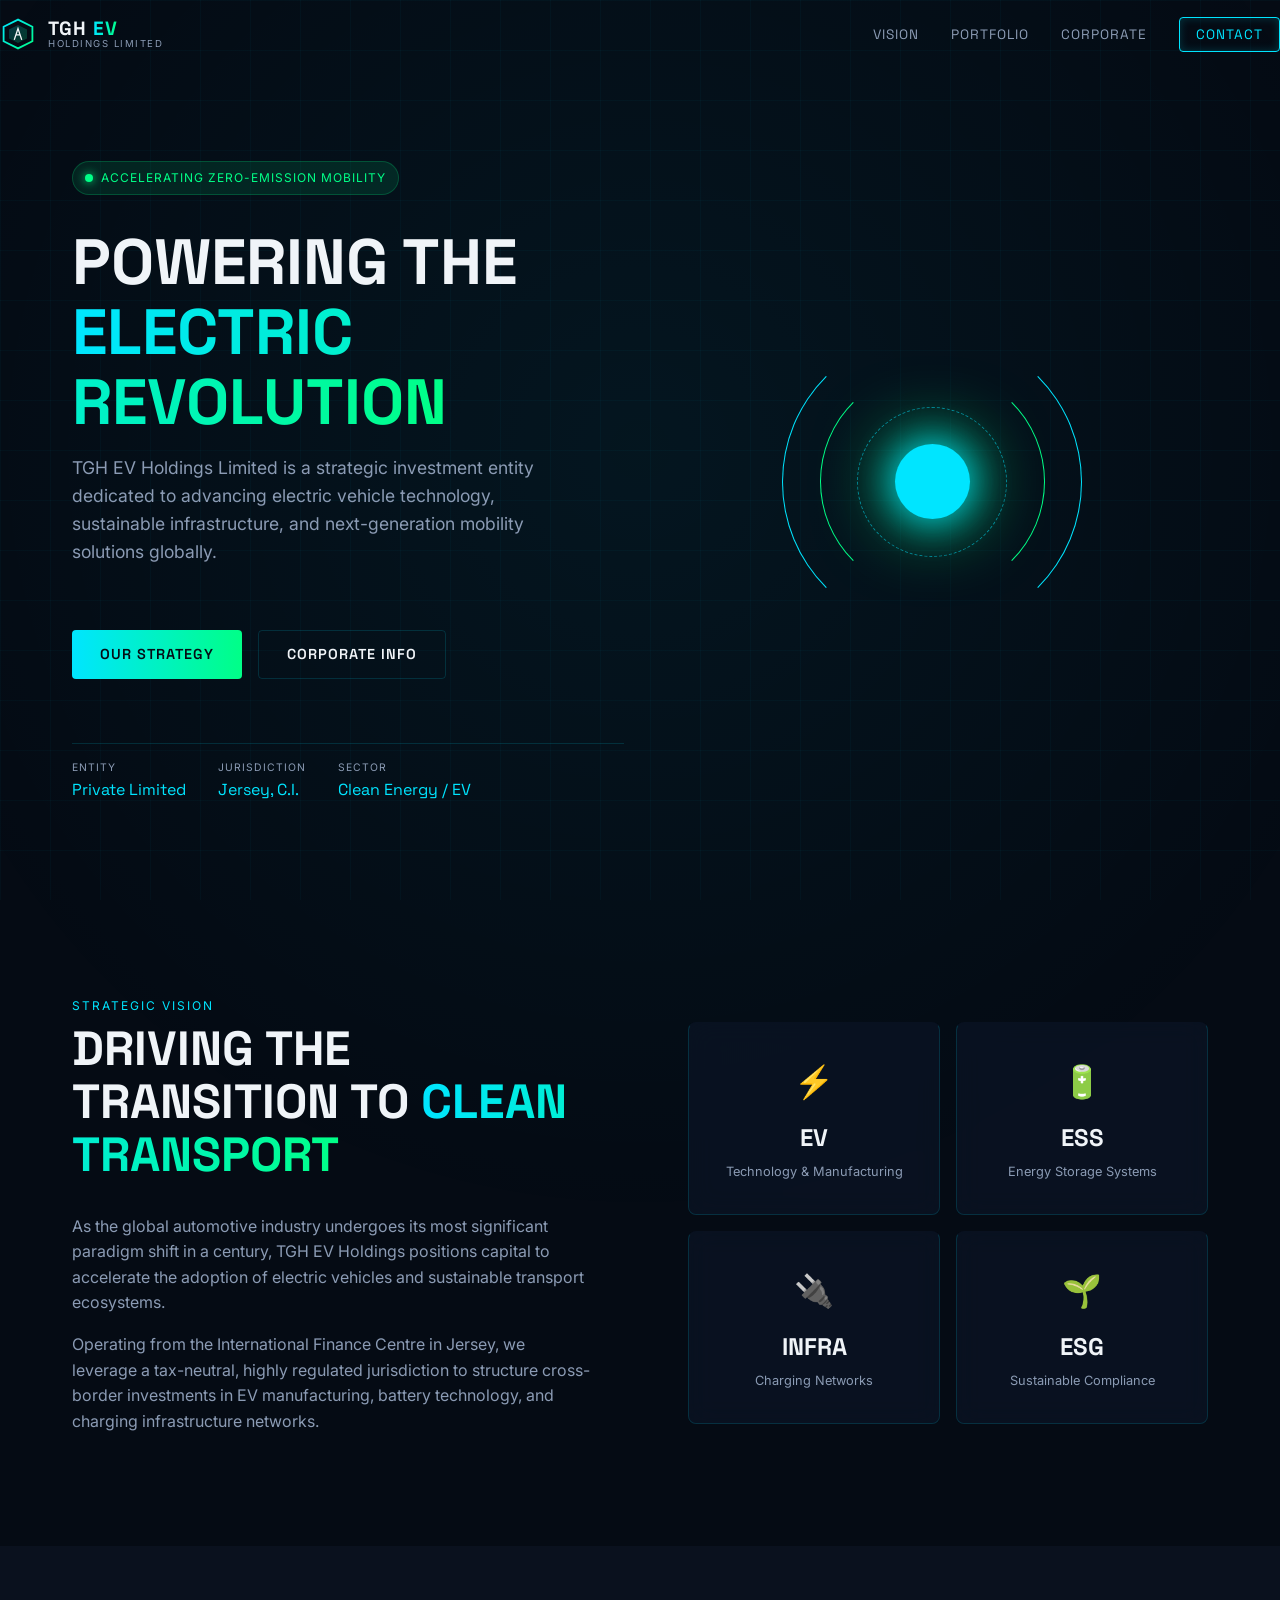
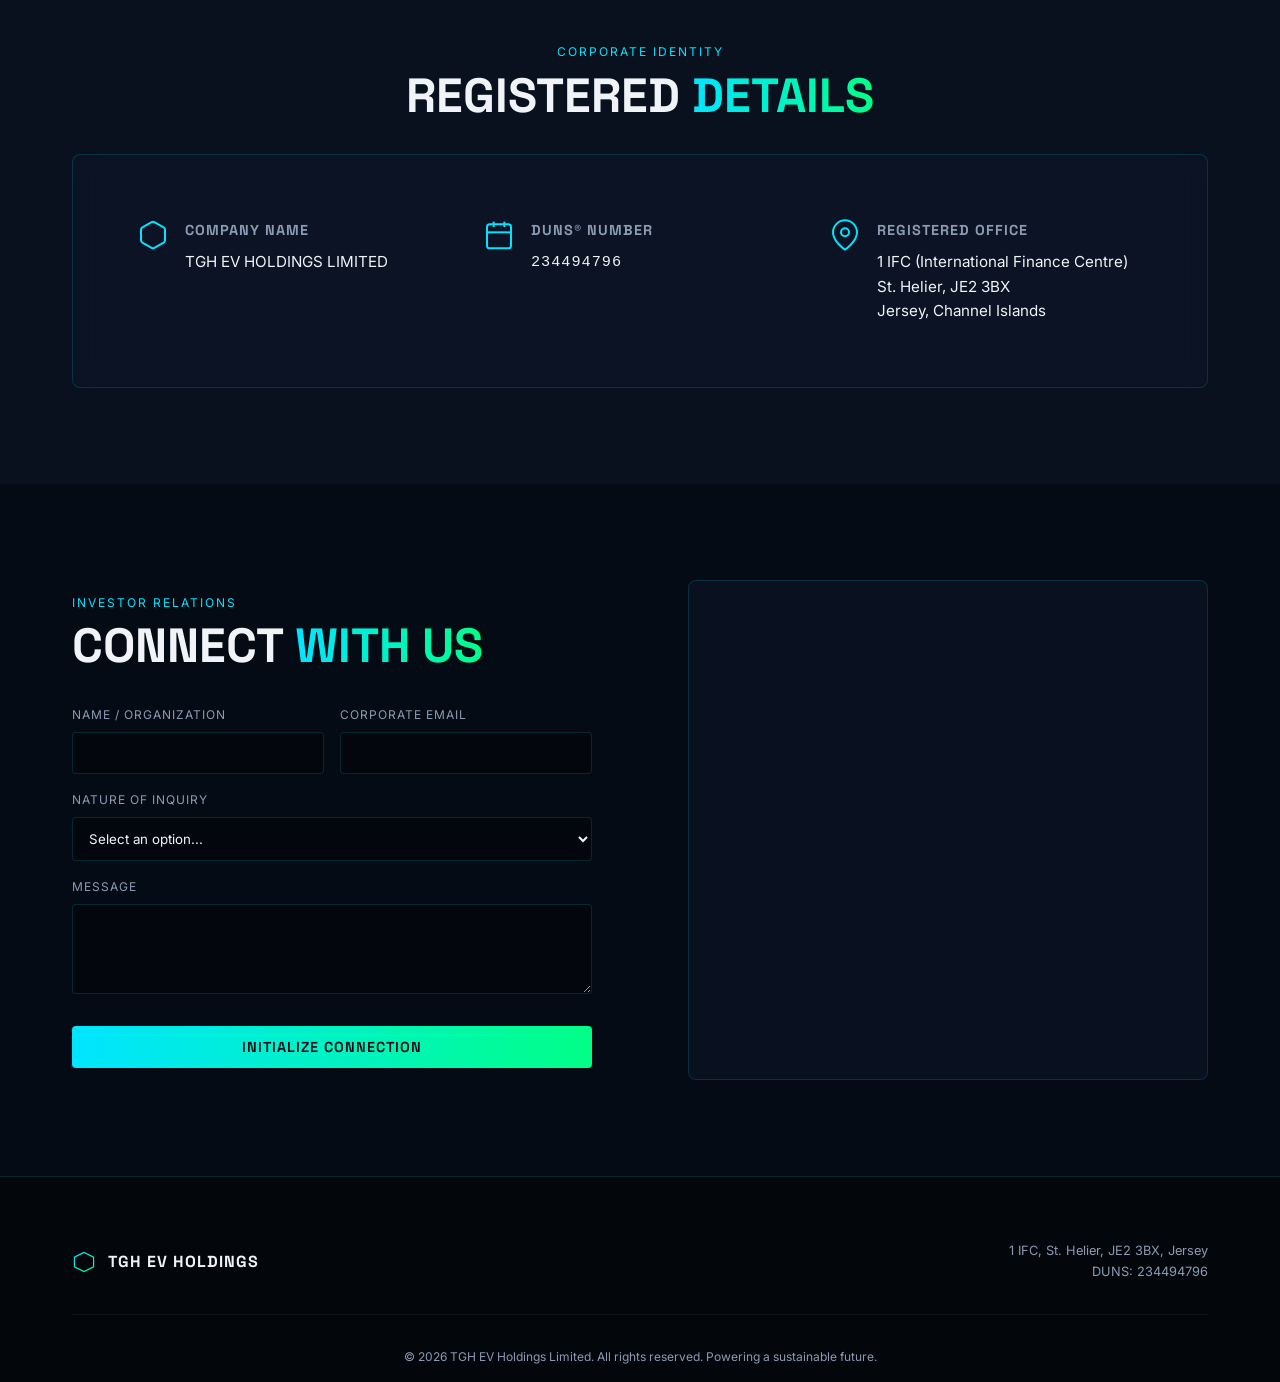
<file: index.html>
<!DOCTYPE html>
<html lang="en">
<head>
    <meta charset="UTF-8">
    <meta name="viewport" content="width=device-width, initial-scale=1.0">
    <title>TGH EV Holdings Limited | Sustainable Mobility</title>
    <meta name="description" content="TGH EV Holdings Limited - Investing in the future of electric mobility and sustainable infrastructure. Registered at 1 IFC, St. Helier, Jersey. DUNS 234494796.">
    <meta name="keywords" content="TGH EV Holdings, Electric Vehicles, Sustainable Investment, Jersey, 1 IFC, Clean Energy, DUNS 234494796">
    <meta name="author" content="TGH EV Holdings Limited">
    <link rel="preconnect" href="https://fonts.googleapis.com">
    <link rel="preconnect" href="https://fonts.gstatic.com" crossorigin>
    <link href="https://fonts.googleapis.com/css2?family=Space+Grotesk:wght@300;400;500;600;700&family=Inter:wght@300;400;500;600&display=swap" rel="stylesheet">
    <link rel="stylesheet" href="styles.css">
</head>
<body>
    <div class="glow-bg"></div>
    <div id="grid-container"></div>

    <!-- Navigation -->
    <nav class="navbar" id="navbar">
        <div class="nav-container">
            <a href="#hero" class="nav-brand">
                <div class="brand-logo">
                    <svg viewBox="0 0 40 40" fill="none" xmlns="http://www.w3.org/2000/svg">
                        <path d="M20 4L4 12V28L20 36L36 28V12L20 4Z" stroke="url(#paint0_linear)" stroke-width="2"/>
                        <path d="M20 10L10 15V25L20 30L30 25V15L20 10Z" fill="url(#paint1_linear)" opacity="0.2"/>
                        <path d="M16 26L20 14L24 26M18 21H22" stroke="currentColor" stroke-width="1.5" stroke-linecap="round"/>
                        <defs>
                            <linearGradient id="paint0_linear" x1="4" y1="4" x2="36" y2="36" gradientUnits="userSpaceOnUse">
                                <stop stop-color="#00E5FF"/>
                                <stop offset="1" stop-color="#00FF87"/>
                            </linearGradient>
                            <linearGradient id="paint1_linear" x1="10" y1="10" x2="30" y2="30" gradientUnits="userSpaceOnUse">
                                <stop stop-color="#00E5FF"/>
                                <stop offset="1" stop-color="#00FF87"/>
                            </linearGradient>
                        </defs>
                    </svg>
                </div>
                <div class="brand-text">
                    <span class="brand-name">TGH <span class="text-gradient">EV</span></span>
                    <span class="brand-suffix">HOLDINGS LIMITED</span>
                </div>
            </a>
            <ul class="nav-links">
                <li><a href="#vision" class="nav-link">Vision</a></li>
                <li><a href="#portfolio" class="nav-link">Portfolio</a></li>
                <li><a href="#corporate" class="nav-link">Corporate</a></li>
                <li><a href="#contact" class="nav-link btn-glow">Contact</a></li>
            </ul>
            <button class="mobile-toggle" id="mobile-toggle" aria-label="Toggle navigation">
                <span></span>
                <span></span>
                <span></span>
            </button>
        </div>
    </nav>

    <!-- Mobile Menu -->
    <div class="mobile-menu" id="mobile-menu">
        <ul class="mobile-nav">
            <li><a href="#vision" class="mobile-link">Vision</a></li>
            <li><a href="#portfolio" class="mobile-link">Portfolio</a></li>
            <li><a href="#corporate" class="mobile-link">Corporate</a></li>
            <li><a href="#contact" class="mobile-link text-gradient">Contact</a></li>
        </ul>
    </div>

    <!-- Hero Section -->
    <section class="hero" id="hero">
        <div class="container hero-container">
            <div class="hero-content">
                <div class="hero-chip animate-fade-in">
                    <span class="pulse-dot"></span> Accelerating Zero-Emission Mobility
                </div>
                <h1 class="hero-title animate-fade-in delay-1">
                    POWERING THE<br>
                    <span class="text-gradient">ELECTRIC REVOLUTION</span>
                </h1>
                <p class="hero-subtitle animate-fade-in delay-2">
                    TGH EV Holdings Limited is a strategic investment entity dedicated to advancing electric vehicle technology, sustainable infrastructure, and next-generation mobility solutions globally.
                </p>
                <div class="hero-actions animate-fade-in delay-3">
                    <a href="#vision" class="btn btn-primary">Our Strategy</a>
                    <a href="#corporate" class="btn btn-outline">Corporate Info</a>
                </div>
                
                <div class="hero-data animate-fade-in delay-4">
                    <div class="data-point">
                        <span class="d-label">Entity</span>
                        <span class="d-value">Private Limited</span>
                    </div>
                    <div class="data-point">
                        <span class="d-label">Jurisdiction</span>
                        <span class="d-value">Jersey, C.I.</span>
                    </div>
                    <div class="data-point">
                        <span class="d-label">Sector</span>
                        <span class="d-value">Clean Energy / EV</span>
                    </div>
                </div>
            </div>
            <div class="hero-visual animate-fade-in delay-2">
                <!-- Abstract 3D EV / Battery Graphic Representation -->
                <div class="energy-core">
                    <div class="core-ring r1"></div>
                    <div class="core-ring r2"></div>
                    <div class="core-ring r3"></div>
                    <div class="core-center"></div>
                </div>
            </div>
        </div>
    </section>

    <!-- Vision Section -->
    <section class="section" id="vision">
        <div class="container">
            <div class="section-grid">
                <div class="section-text animate-on-scroll">
                    <span class="section-kicker">Strategic Vision</span>
                    <h2 class="section-heading">DRIVING THE TRANSITION TO <span class="text-gradient">CLEAN TRANSPORT</span></h2>
                    <p>As the global automotive industry undergoes its most significant paradigm shift in a century, TGH EV Holdings positions capital to accelerate the adoption of electric vehicles and sustainable transport ecosystems.</p>
                    <p>Operating from the International Finance Centre in Jersey, we leverage a tax-neutral, highly regulated jurisdiction to structure cross-border investments in EV manufacturing, battery technology, and charging infrastructure networks.</p>
                </div>
                <div class="stats-grid animate-on-scroll delay-1">
                    <div class="stat-card glass-panel">
                        <div class="stat-icon">⚡</div>
                        <div class="stat-number">EV</div>
                        <div class="stat-desc">Technology & Manufacturing</div>
                    </div>
                    <div class="stat-card glass-panel">
                        <div class="stat-icon">🔋</div>
                        <div class="stat-number">ESS</div>
                        <div class="stat-desc">Energy Storage Systems</div>
                    </div>
                    <div class="stat-card glass-panel">
                        <div class="stat-icon">🔌</div>
                        <div class="stat-number">INFRA</div>
                        <div class="stat-desc">Charging Networks</div>
                    </div>
                    <div class="stat-card glass-panel">
                        <div class="stat-icon">🌱</div>
                        <div class="stat-number">ESG</div>
                        <div class="stat-desc">Sustainable Compliance</div>
                    </div>
                </div>
            </div>
        </div>
    </section>

    <!-- Corporate / Registry Section -->
    <section class="section bg-darker" id="corporate">
        <div class="container">
            <div class="section-header center animate-on-scroll">
                <span class="section-kicker">Corporate Identity</span>
                <h2 class="section-heading">REGISTERED <span class="text-gradient">DETAILS</span></h2>
            </div>
            
            <div class="corporate-container glass-panel animate-on-scroll">
                <div class="corp-info-grid">
                    <div class="corp-item">
                        <div class="c-icon">
                            <svg viewBox="0 0 24 24" fill="none" stroke="currentColor" stroke-width="1.5">
                                <path d="M21 16V8a2 2 0 0 0-1-1.73l-7-4a2 2 0 0 0-2 0l-7 4A2 2 0 0 0 3 8v8a2 2 0 0 0 1 1.73l7 4a2 2 0 0 0 2 0l7-4A2 2 0 0 0 21 16z"></path>
                            </svg>
                        </div>
                        <div class="c-data">
                            <h4>Company Name</h4>
                            <p>TGH EV HOLDINGS LIMITED</p>
                        </div>
                    </div>
                    
                    <div class="corp-item">
                        <div class="c-icon">
                            <svg viewBox="0 0 24 24" fill="none" stroke="currentColor" stroke-width="1.5">
                                <rect x="3" y="4" width="18" height="18" rx="2" ry="2"></rect>
                                <line x1="16" y1="2" x2="16" y2="6"></line>
                                <line x1="8" y1="2" x2="8" y2="6"></line>
                                <line x1="3" y1="10" x2="21" y2="10"></line>
                            </svg>
                        </div>
                        <div class="c-data">
                            <h4>DUNS® Number</h4>
                            <p class="text-mono">234494796</p>
                        </div>
                    </div>
                    
                    <div class="corp-item">
                        <div class="c-icon">
                            <svg viewBox="0 0 24 24" fill="none" stroke="currentColor" stroke-width="1.5">
                                <path d="M21 10c0 7-9 13-9 13s-9-6-9-13a9 9 0 0 1 18 0z"></path>
                                <circle cx="12" cy="10" r="3"></circle>
                            </svg>
                        </div>
                        <div class="c-data">
                            <h4>Registered Office</h4>
                            <p>1 IFC (International Finance Centre)<br>St. Helier, JE2 3BX<br>Jersey, Channel Islands</p>
                        </div>
                    </div>
                </div>
            </div>
        </div>
    </section>

    <!-- Contact Section -->
    <section class="section" id="contact">
        <div class="container">
            <div class="section-grid reverse">
                <div class="contact-visual animate-on-scroll">
                    <!-- Map/Location representation -->
                    <div class="map-container glass-panel">
                        <iframe
                            src="https://www.google.com/maps/embed?pb=!1m18!1m12!1m3!1d2581.3653136709867!2d-2.115!3d49.183!2m3!1f0!2f0!3f0!3m2!1i1024!2i768!4f13.1!3m3!1m2!1s0x0%3A0x0!2zNDnCsDExJzAwLjAiTiAywrAwNic1NC4wIlc!5e0!3m2!1sen!2s!4v1"
                            width="100%"
                            height="100%"
                            style="border:0;"
                            allowfullscreen=""
                            loading="lazy"
                            referrerpolicy="no-referrer-when-downgrade"
                            title="1 IFC, Jersey">
                        </iframe>
                    </div>
                </div>
                
                <div class="contact-form-container animate-on-scroll">
                    <span class="section-kicker">Investor Relations</span>
                    <h2 class="section-heading">CONNECT <span class="text-gradient">WITH US</span></h2>
                    
                    <form class="contact-form" id="ev-contact-form">
                        <div class="form-row">
                            <div class="form-group">
                                <label for="name">Name / Organization</label>
                                <input type="text" id="name" required>
                            </div>
                            <div class="form-group">
                                <label for="email">Corporate Email</label>
                                <input type="email" id="email" required>
                            </div>
                        </div>
                        <div class="form-group">
                            <label for="subject">Nature of Inquiry</label>
                            <select id="subject" required>
                                <option value="" disabled selected>Select an option...</option>
                                <option value="investment">Investment Opportunities</option>
                                <option value="media">Media / Press</option>
                                <option value="compliance">Corporate / Compliance</option>
                                <option value="other">General Inquiry</option>
                            </select>
                        </div>
                        <div class="form-group">
                            <label for="message">Message</label>
                            <textarea id="message" rows="4" required></textarea>
                        </div>
                        <button type="submit" class="btn btn-primary btn-full submit-btn">
                            Initialize Connection
                        </button>
                    </form>
                </div>
            </div>
        </div>
    </section>

    <!-- Footer -->
    <footer class="footer">
        <div class="container">
            <div class="footer-content">
                <div class="footer-left">
                    <div class="brand-logo small">
                        <svg viewBox="0 0 40 40" fill="none" xmlns="http://www.w3.org/2000/svg">
                            <path d="M20 4L4 12V28L20 36L36 28V12L20 4Z" stroke="url(#paint0_linear_f)" stroke-width="2"/>
                            <defs>
                                <linearGradient id="paint0_linear_f" x1="4" y1="4" x2="36" y2="36" gradientUnits="userSpaceOnUse">
                                    <stop stop-color="#00E5FF"/><stop offset="1" stop-color="#00FF87"/>
                                </linearGradient>
                            </defs>
                        </svg>
                    </div>
                    <span class="footer-brand-name">TGH EV HOLDINGS</span>
                </div>
                <div class="footer-right">
                    <p>1 IFC, St. Helier, JE2 3BX, Jersey</p>
                    <p>DUNS: 234494796</p>
                </div>
            </div>
            <div class="footer-bottom">
                <p>&copy; <span id="current-year"></span> TGH EV Holdings Limited. All rights reserved. Powering a sustainable future.</p>
            </div>
        </div>
    </footer>

    <script src="script.js"></script>
</body>
</html>
</file>
<file: styles.css>
/* =========================================
   TGH EV Holdings Limited - Styles
   ========================================= */

:root {
    /* Colors - Tech/EV Theme (Dark, Cyan, Neon Green) */
    --color-bg: #050b14;
    --color-bg-alt: #0a111e;
    --color-surface: rgba(13, 22, 40, 0.6);
    
    --color-text-main: #f0f4f8;
    --color-text-muted: #8b9bb4;
    
    --color-cyan: #00E5FF;
    --color-green: #00FF87;
    
    --color-border: rgba(0, 229, 255, 0.15);
    --color-border-hover: rgba(0, 255, 135, 0.4);
    
    /* Typography */
    --font-heading: 'Space Grotesk', sans-serif;
    --font-body: 'Inter', sans-serif;
    
    /* Spacing */
    --space-xs: 0.25rem;
    --space-sm: 0.5rem;
    --space-md: 1rem;
    --space-lg: 2rem;
    --space-xl: 4rem;
    --space-2xl: 6rem;
    
    --transition: 0.3s cubic-bezier(0.4, 0, 0.2, 1);
}

*, *::before, *::after {
    margin: 0;
    padding: 0;
    box-sizing: border-box;
}

html {
    scroll-behavior: smooth;
}

body {
    font-family: var(--font-body);
    color: var(--color-text-main);
    background-color: var(--color-bg);
    line-height: 1.6;
    overflow-x: hidden;
    -webkit-font-smoothing: antialiased;
}

/* Background Effects */
.glow-bg {
    position: fixed;
    top: -50%; left: -50%; width: 200%; height: 200%;
    background: radial-gradient(circle at 50% 50%, rgba(0, 229, 255, 0.05) 0%, transparent 50%);
    z-index: -2;
    pointer-events: none;
}

#grid-container {
    position: fixed;
    top: 0; left: 0; width: 100%; height: 100%;
    background-image: 
        linear-gradient(rgba(0, 229, 255, 0.03) 1px, transparent 1px),
        linear-gradient(90deg, rgba(0, 229, 255, 0.03) 1px, transparent 1px);
    background-size: 50px 50px;
    z-index: -1;
    pointer-events: none;
    perspective: 1000px;
}

.container {
    max-width: 1200px;
    margin: 0 auto;
    padding: 0 var(--space-lg);
}

/* Utilities */
.text-gradient {
    background: linear-gradient(90deg, var(--color-cyan), var(--color-green));
    -webkit-background-clip: text;
    -webkit-text-fill-color: transparent;
    background-clip: text;
}

.text-mono {
    font-family: monospace;
    letter-spacing: 1px;
}

.glass-panel {
    background: var(--color-surface);
    backdrop-filter: blur(12px);
    border: 1px solid var(--color-border);
    border-radius: 8px;
}

/* --- Navigation --- */
.navbar {
    position: fixed;
    top: 0; left: 0; right: 0;
    z-index: 100;
    padding: var(--space-md) 0;
    transition: var(--transition);
    border-bottom: 1px solid transparent;
}

.navbar.scrolled {
    background: rgba(5, 11, 20, 0.85);
    backdrop-filter: blur(10px);
    border-bottom: 1px solid var(--color-border);
    padding: var(--space-sm) 0;
}

.nav-container {
    display: flex;
    justify-content: space-between;
    align-items: center;
}

.nav-brand {
    display: flex;
    align-items: center;
    gap: 12px;
    text-decoration: none;
    color: var(--color-text-main);
}

.brand-logo { width: 36px; height: 36px; }
.brand-logo.small { width: 24px; height: 24px; }

.brand-text { display: flex; flex-direction: column; line-height: 1.1; }
.brand-name { font-family: var(--font-heading); font-size: 1.2rem; font-weight: 700; letter-spacing: 1px; }
.brand-suffix { font-size: 0.6rem; color: var(--color-text-muted); letter-spacing: 1.5px; text-transform: uppercase; }

.nav-links { display: flex; list-style: none; gap: var(--space-lg); align-items: center; }
.nav-link {
    color: var(--color-text-muted);
    text-decoration: none;
    font-size: 0.85rem;
    font-family: var(--font-heading);
    text-transform: uppercase;
    letter-spacing: 1px;
    transition: var(--transition);
}

.nav-link:hover { color: var(--color-cyan); }

.btn-glow {
    border: 1px solid var(--color-cyan);
    padding: 8px 16px;
    border-radius: 4px;
    color: var(--color-cyan);
    box-shadow: 0 0 10px rgba(0, 229, 255, 0.2) inset;
}
.btn-glow:hover {
    background: rgba(0, 229, 255, 0.1);
    box-shadow: 0 0 15px rgba(0, 229, 255, 0.4) inset;
}

.mobile-toggle {
    display: none; flex-direction: column; gap: 5px; background: none; border: none; cursor: pointer;
}
.mobile-toggle span {
    display: block; width: 24px; height: 2px; background: var(--color-text-main); transition: var(--transition);
}

/* Mobile Menu */
.mobile-menu {
    position: fixed; top: 0; left: 0; right: 0; bottom: 0;
    background: var(--color-bg);
    z-index: 99; display: flex; align-items: center; justify-content: center;
    opacity: 0; visibility: hidden; transition: var(--transition);
}
.mobile-menu.active { opacity: 1; visibility: visible; }
.mobile-nav { list-style: none; text-align: center; }
.mobile-link {
    display: block; padding: var(--space-md);
    color: var(--color-text-main); text-decoration: none;
    font-family: var(--font-heading); font-size: 1.5rem; text-transform: uppercase; letter-spacing: 2px;
}

/* --- Hero --- */
.hero {
    min-height: 100vh;
    display: flex; align-items: center;
    padding-top: var(--space-xl);
}

.hero-container {
    display: grid;
    grid-template-columns: 1fr 1fr;
    gap: var(--space-lg);
    align-items: center;
}

.hero-chip {
    display: inline-flex; align-items: center; gap: 8px;
    background: rgba(0, 255, 135, 0.1);
    border: 1px solid rgba(0, 255, 135, 0.2);
    padding: 6px 12px; border-radius: 20px;
    font-size: 0.75rem; text-transform: uppercase; letter-spacing: 1px; color: var(--color-green);
    margin-bottom: var(--space-lg);
}

.pulse-dot {
    width: 8px; height: 8px; background: var(--color-green); border-radius: 50%;
    box-shadow: 0 0 10px var(--color-green);
    animation: pulse 2s infinite;
}
@keyframes pulse { 0% { opacity: 1; } 50% { opacity: 0.4; } 100% { opacity: 1; } }

.hero-title {
    font-family: var(--font-heading);
    font-size: clamp(2.5rem, 5vw, 4.5rem);
    line-height: 1.1; margin-bottom: var(--space-md);
}

.hero-subtitle {
    font-size: 1.1rem; color: var(--color-text-muted); margin-bottom: var(--space-xl);
    max-width: 500px;
}

.hero-actions { display: flex; gap: var(--space-md); margin-bottom: var(--space-xl); flex-wrap: wrap; }

.btn {
    display: inline-flex; align-items: center; justify-content: center;
    padding: 12px 28px; font-family: var(--font-heading); font-size: 0.9rem;
    text-transform: uppercase; letter-spacing: 1px; font-weight: 600;
    text-decoration: none; cursor: pointer; transition: var(--transition);
    border-radius: 4px;
}
.btn-full { width: 100%; margin-top: var(--space-sm); }

.btn-primary {
    background: linear-gradient(90deg, var(--color-cyan), var(--color-green));
    color: var(--color-bg);
    border: none;
}
.btn-primary:hover {
    box-shadow: 0 5px 20px rgba(0, 255, 135, 0.3);
    transform: translateY(-2px);
}

.btn-outline {
    background: transparent; color: var(--color-text-main); border: 1px solid var(--color-border);
}
.btn-outline:hover {
    border-color: var(--color-cyan); color: var(--color-cyan); background: rgba(0, 229, 255, 0.05);
}

.hero-data {
    display: flex; gap: var(--space-lg); border-top: 1px solid var(--color-border); padding-top: var(--space-md);
}
.data-point { display: flex; flex-direction: column; }
.d-label { font-size: 0.65rem; color: var(--color-text-muted); text-transform: uppercase; letter-spacing: 1px; }
.d-value { font-family: var(--font-heading); font-size: 1rem; color: var(--color-cyan); }

/* EV Abstract Graphic */
.hero-visual { display: flex; justify-content: center; align-items: center; height: 100%; min-height: 400px; }
.energy-core {
    position: relative; width: 300px; height: 300px;
    display: flex; align-items: center; justify-content: center;
}
.core-ring {
    position: absolute; border-radius: 50%; border: 1px solid var(--color-cyan);
    animation: spin 20s linear infinite;
}
.r1 { width: 100%; height: 100%; border-top-color: transparent; border-bottom-color: transparent; animation-duration: 15s; }
.r2 { width: 75%; height: 75%; border-left-color: transparent; border-right-color: transparent; animation-direction: reverse; border-color: var(--color-green); border-top-color: transparent; border-bottom-color: transparent;}
.r3 { width: 50%; height: 50%; border-style: dashed; opacity: 0.5; }
.core-center {
    width: 25%; height: 25%; background: var(--color-cyan); border-radius: 50%;
    box-shadow: 0 0 40px var(--color-cyan), 0 0 80px var(--color-green);
    animation: throb 3s ease-in-out infinite;
}

@keyframes spin { 100% { transform: rotate(360deg); } }
@keyframes throb { 0%, 100% { transform: scale(0.9); opacity: 0.8; } 50% { transform: scale(1.1); opacity: 1; } }

/* --- Sections --- */
.section { padding: var(--space-2xl) 0; }
.bg-darker { background-color: var(--color-bg-alt); }

.section-kicker { display: block; font-size: 0.75rem; color: var(--color-cyan); text-transform: uppercase; letter-spacing: 2px; margin-bottom: 8px; }
.section-heading { font-family: var(--font-heading); font-size: clamp(2rem, 4vw, 3rem); line-height: 1.1; margin-bottom: var(--space-lg); text-transform: uppercase; }
.section-header.center { text-align: center; }

.section-grid { display: grid; grid-template-columns: 1fr 1fr; gap: var(--space-2xl); align-items: center; }
.section-grid.reverse .section-text, .section-grid.reverse .contact-form-container { order: 2; }
.section-grid.reverse .stats-grid, .section-grid.reverse .contact-visual { order: 1; }
@media (min-width: 900px) {
    .section-grid.reverse .contact-form-container { order: 1; }
    .section-grid.reverse .contact-visual { order: 2; }
}

.section-text p { color: var(--color-text-muted); margin-bottom: var(--space-md); }

/* Stats Grid */
.stats-grid { display: grid; grid-template-columns: 1fr 1fr; gap: var(--space-md); }
.stat-card { padding: var(--space-lg); text-align: center; transition: var(--transition); border-top: 2px solid transparent; }
.stat-card:hover { border-top-color: var(--color-cyan); transform: translateY(-5px); }
.stat-icon { font-size: 2rem; margin-bottom: 12px; }
.stat-number { font-family: var(--font-heading); font-size: 1.5rem; font-weight: 700; color: var(--color-text-main); margin-bottom: 4px; }
.stat-desc { font-size: 0.8rem; color: var(--color-text-muted); }

/* Corporate */
.corporate-container { padding: var(--space-xl); margin-top: var(--space-lg); }
.corp-info-grid { display: grid; grid-template-columns: repeat(auto-fit, minmax(250px, 1fr)); gap: var(--space-lg); }
.corp-item { display: flex; gap: 16px; align-items: flex-start; }
.c-icon { width: 32px; height: 32px; color: var(--color-cyan); flex-shrink: 0; }
.c-data h4 { font-family: var(--font-heading); font-size: 0.9rem; text-transform: uppercase; letter-spacing: 1px; color: var(--color-text-muted); margin-bottom: 8px; }
.c-data p { font-size: 0.95rem; }

/* Contact */
.map-container { height: 500px; padding: 4px; }
.contact-form { margin-top: var(--space-lg); }
.form-row { display: grid; grid-template-columns: 1fr 1fr; gap: var(--space-md); }
.form-group { margin-bottom: var(--space-md); }
.form-group label { display: block; font-size: 0.75rem; text-transform: uppercase; letter-spacing: 1px; color: var(--color-text-muted); margin-bottom: 8px; }
.form-group input, .form-group select, .form-group textarea {
    width: 100%; padding: 12px; background: rgba(0,0,0,0.3); border: 1px solid var(--color-border);
    color: var(--color-text-main); font-family: var(--font-body); border-radius: 4px; transition: var(--transition);
}
.form-group input:focus, .form-group select:focus, .form-group textarea:focus { outline: none; border-color: var(--color-cyan); background: rgba(0, 229, 255, 0.05); }

/* --- Footer --- */
.footer { border-top: 1px solid var(--color-border); padding: var(--space-xl) 0 var(--space-md); background: #03060a; }
.footer-content { display: flex; justify-content: space-between; align-items: center; flex-wrap: wrap; gap: var(--space-md); margin-bottom: var(--space-lg); padding-bottom: var(--space-lg); border-bottom: 1px solid rgba(255,255,255,0.05); }
.footer-left { display: flex; align-items: center; gap: 12px; }
.footer-brand-name { font-family: var(--font-heading); font-weight: 700; letter-spacing: 1px; }
.footer-right p { font-size: 0.8rem; color: var(--color-text-muted); text-align: right; }
.footer-bottom p { font-size: 0.75rem; color: var(--color-text-muted); text-align: center; }

/* --- Animations --- */
.animate-fade-in { opacity: 0; transform: translateY(20px); animation: fadeIn 0.8s forwards; }
.delay-1 { animation-delay: 0.2s; } .delay-2 { animation-delay: 0.4s; } .delay-3 { animation-delay: 0.6s; } .delay-4 { animation-delay: 0.8s; }
@keyframes fadeIn { to { opacity: 1; transform: translateY(0); } }

.animate-on-scroll { opacity: 0; transform: translateY(30px); transition: 0.8s cubic-bezier(0.4, 0, 0.2, 1); }
.animate-on-scroll.visible { opacity: 1; transform: translateY(0); }

/* --- Responsive --- */
@media (max-width: 900px) {
    .hero-container, .section-grid, .form-row { grid-template-columns: 1fr; }
    .hero-container { text-align: center; }
    .hero-actions, .hero-data { justify-content: center; }
    .hero-visual { height: 300px; min-height: auto; }
    .footer-content { flex-direction: column; text-align: center; }
    .footer-right p { text-align: center; }
}
@media (max-width: 768px) {
    .nav-links { display: none; }
    .mobile-toggle { display: flex; }
    .hero-title { font-size: 2.5rem; }
}
</file>
